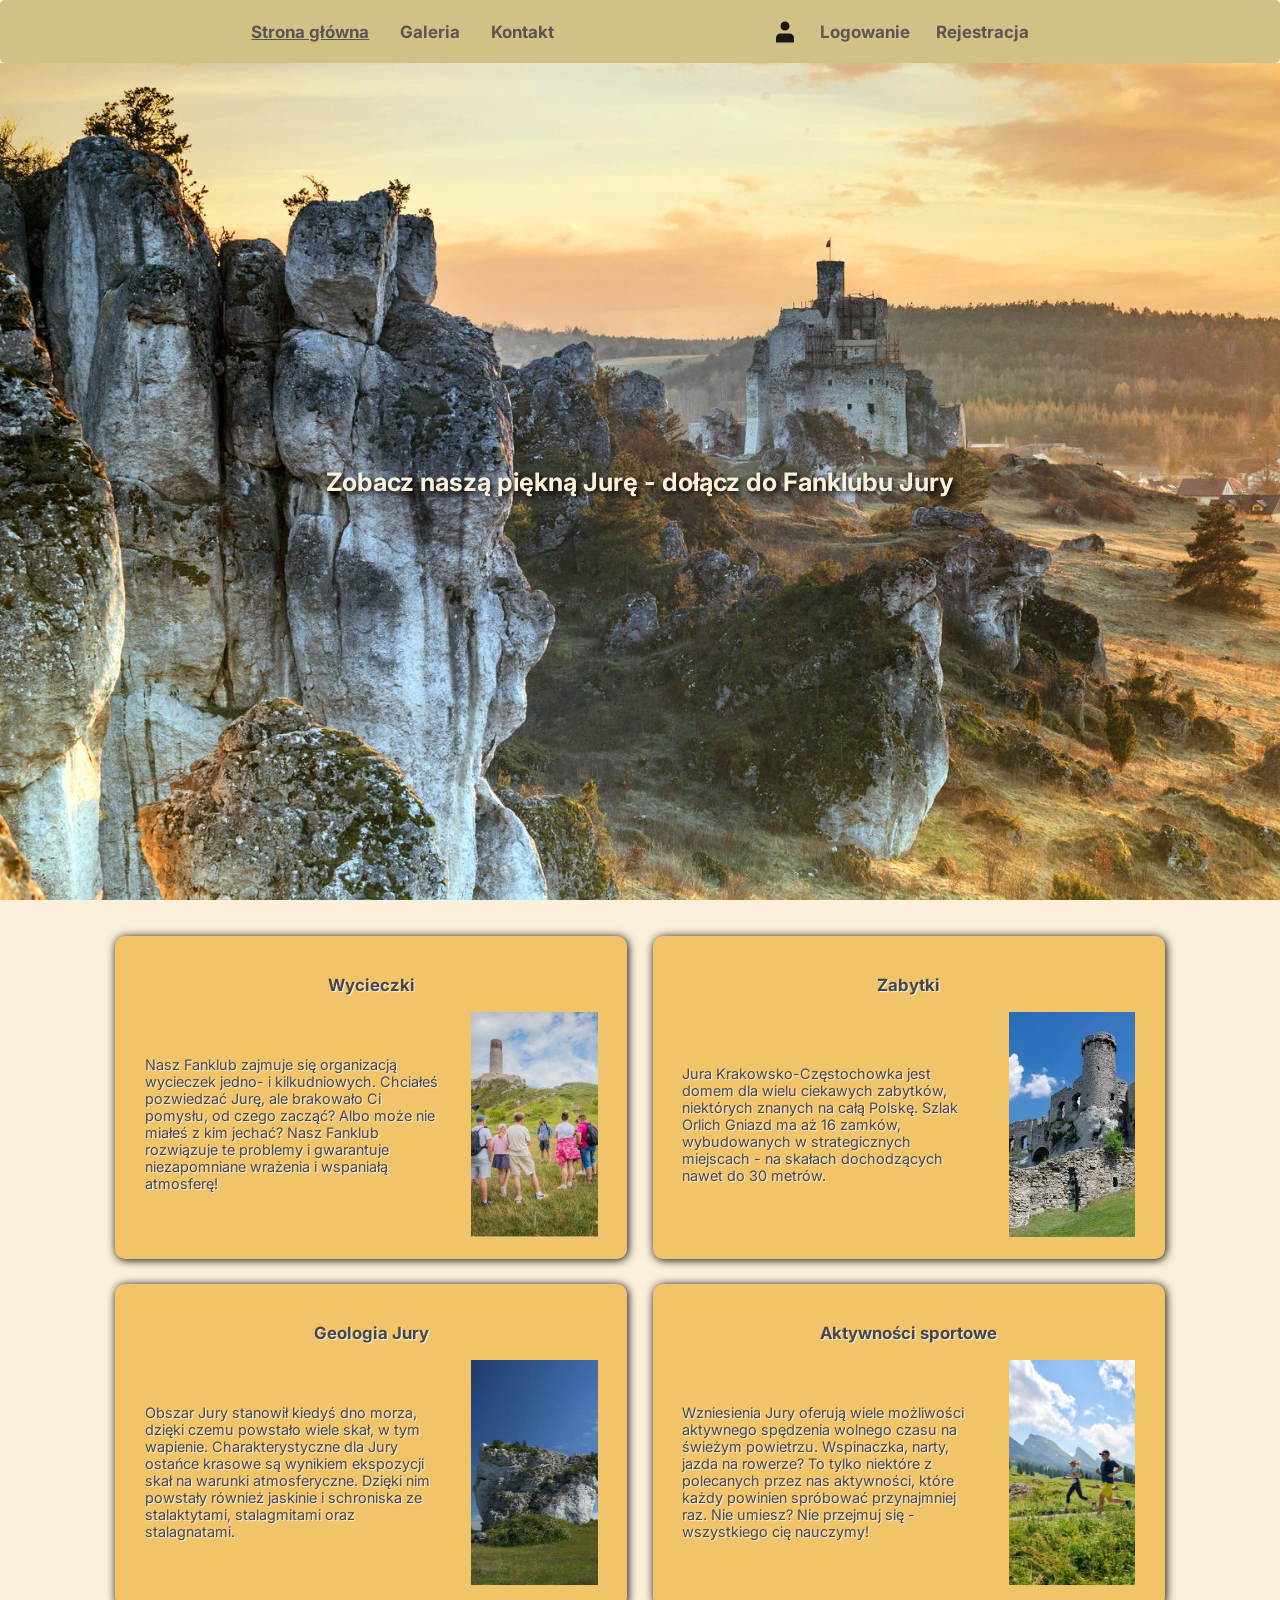
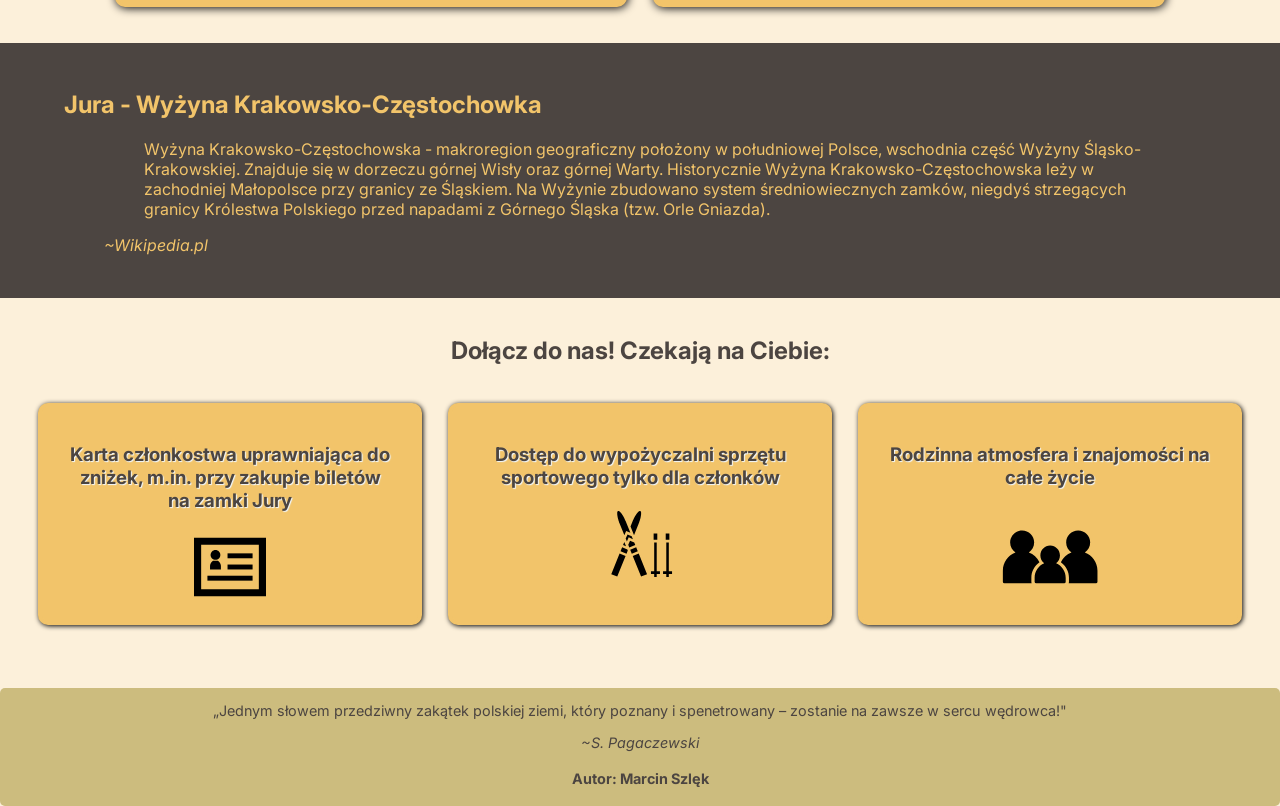
<file: index.html>
<!DOCTYPE HTML>
<html lang="pl">
    <head>
        <meta charset="utf-8">
        <meta name="viewport" content="width=device-width, initial-scale=1.0">
        <title>Fanklub Jury Krakowsko-Częstochowkiej - Strona Główna</title>
        <link rel="stylesheet" href="styles/shared.css">
        <link rel="stylesheet" href="style.css">
        <link rel="icon" type="image/x-icon" href="media/mountain.ico">
        <script type="text/Javascript" src="scripts/shared.js"></script>
        <script type="text/Javascript" src="script.js"></script>
    </head>
    <body>
        <main>
            <header>
                <nav>
                    <a class="current-page">Strona główna</a>
                    <a href="subpages/galeria.html">Galeria</a>
                    <a href="subpages/kontakt.html">Kontakt</a>
                </nav>
                <nav id="login-container">
                    <img src="media/svg/user.svg" alt="Ikona użytkownika">
                </nav> <!--Handled by shared.js-->
            </header>
            <section id="banner">
                <img src="media/Jura.jpg" alt="Baner - Jura Krakowsko-Częstochowska">
                <section id="banner-title">
                    <h1>Zobacz naszą piękną Jurę - dołącz do Fanklubu Jury</h1>
                </section>
            </section>  
        </main>
        <section id="activities-grid">
            <article>
                <h3>Wycieczki</h3>
                <section class='activity-inner'>
                    <p>
                        Nasz Fanklub zajmuje się organizacją wycieczek jedno- i kilkudniowych. Chciałeś pozwiedzać Jurę, ale brakowało Ci pomysłu, od czego zacząć? Albo może nie miałeś z kim jechać? Nasz Fanklub rozwiązuje te problemy i gwarantuje niezapomniane wrażenia i wspaniałą atmosferę!
                    </p>
                    <img src="media/wycieczki.webp" alt="Wycieczki">
                </section>
            </article>
            <article>
                <h3>Zabytki</h3>
                <section class="activity-inner">
                    <p>
                        Jura Krakowsko-Częstochowka jest domem dla wielu ciekawych zabytków, niektórych znanych na całą Polskę. Szlak Orlich Gniazd ma aż 16 zamków, wybudowanych w strategicznych miejscach - na skałach dochodzących nawet do 30 metrów.
                    </p>
                    <img src="media/zamek.jpg" alt="Zamek">
                </section>
            </article>
            <article>
                <h3>Geologia Jury</h3>
                <section class="activity-inner">
                    <p>
                        Obszar Jury stanowił kiedyś dno morza, dzięki czemu powstało wiele skał, w tym wapienie. Charakterystyczne dla Jury ostańce krasowe są wynikiem ekspozycji skał na warunki atmosferyczne. Dzięki nim powstały również jaskinie i schroniska ze stalaktytami, stalagmitami oraz stalagnatami.
                    </p>
                    <img src="media/ostaniec.jpg" alt="Ostaniec krasowy">
                </section>
            </article>
            <article>
                <h3>Aktywności sportowe</h3>
                <section class="activity-inner">
                    <p>
                        Wzniesienia Jury oferują wiele możliwości aktywnego spędzenia wolnego czasu na świeżym powietrzu. Wspinaczka, narty, jazda na rowerze? To tylko niektóre z polecanych przez nas aktywności, które każdy powinien spróbować przynajmniej raz. Nie umiesz? Nie przejmuj się - wszystkiego cię nauczymy! 
                    </p>
                    <img src="media/bieganie.jpg" alt="Aktywność sportowa">
                </section>
            </article>
        </section>
        <section id="jura-definition">
            <dl>
                <dt>
                    <h2>Jura - Wyżyna Krakowsko-Częstochowka</h2>
                </dt>
                <dd>
                    <blockquote>
                        Wyżyna Krakowsko-Częstochowska - makroregion geograficzny położony w południowej Polsce, wschodnia część Wyżyny Śląsko-Krakowskiej. Znajduje się w dorzeczu górnej Wisły oraz górnej Warty. Historycznie Wyżyna Krakowsko-Częstochowska leży w zachodniej Małopolsce przy granicy ze Śląskiem. Na Wyżynie zbudowano system średniowiecznych zamków, niegdyś strzegących granicy Królestwa Polskiego przed napadami z Górnego Śląska (tzw. Orle Gniazda).
                    </blockquote>
                    <cite>~Wikipedia.pl</cite>
                </dd>
            </dl>
        </section>
        <section id="call-to-action">
            <h2>
                Dołącz do nas! Czekają na Ciebie:
            </h2>
            <section id="call-to-action-inner">
                <article>
                    <h3>Karta członkostwa uprawniająca do zniżek, m.in. przy zakupie biletów na zamki Jury</h3>
                    <img src="media/svg/karta.svg" alt="Ikona karty członkostwa">
                </article>
                <article>
                    <h3>Dostęp do wypożyczalni sprzętu sportowego tylko dla członków</h3>
                    <img src="media/svg/narty.svg" alt="Ikona sprzętu sportowego">
                </article>
                <article>
                    <h3>Rodzinna atmosfera i znajomości na całe życie</h3>
                    <img class='bigger' src="media/svg/rodzina.svg" alt="Ikona rodziny">
                </article>
            </section>
        </section>
        <footer>
            <blockquote>„Jednym słowem przedziwny zakątek polskiej ziemi, który poznany i spenetrowany – zostanie na zawsze w sercu wędrowca!"</blockquote>
            <cite>~S. Pagaczewski</cite>
            <h4>Autor: Marcin Szlęk</h4>
        </footer>
    </body>
</html>
</file>
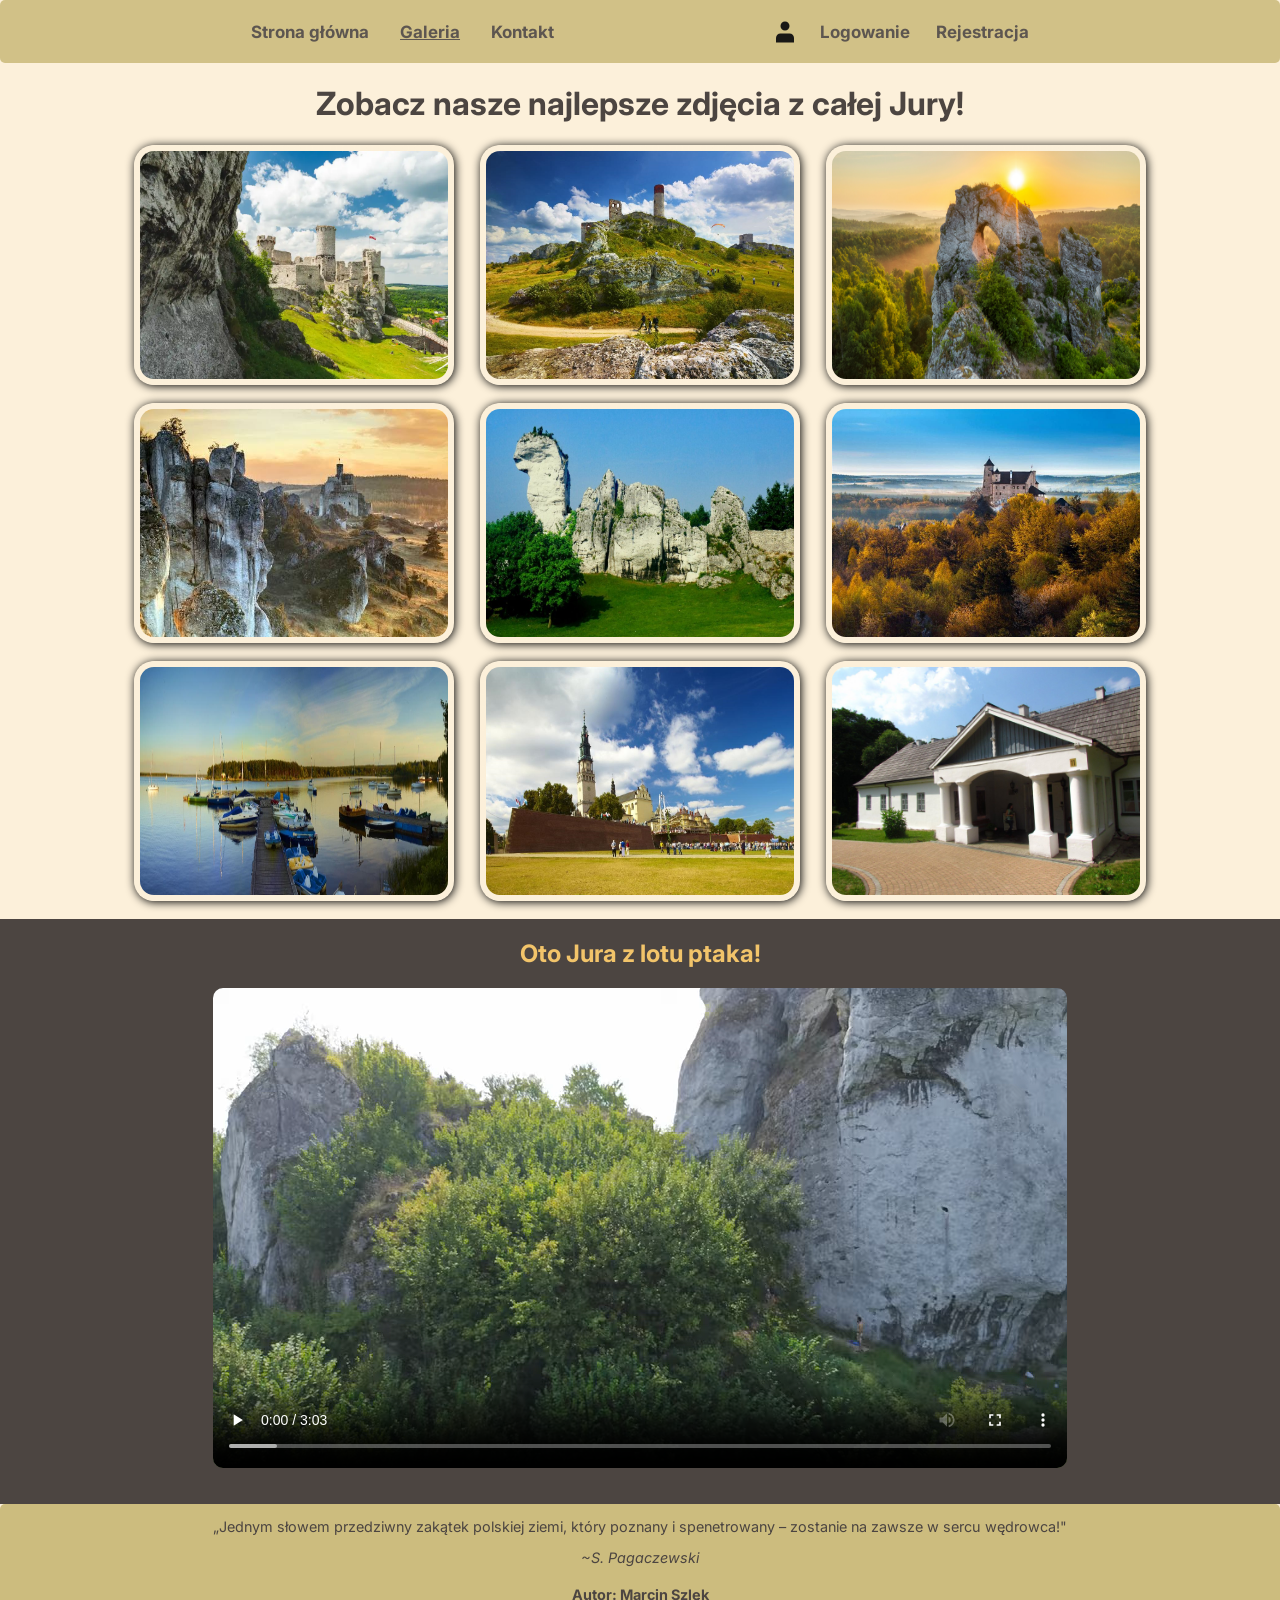
<file: subpages/galeria.html>
<!DOCTYPE HTML>
<html lang="pl">
    <head>
        <meta charset="utf-8">
        <meta name="viewport" content="width=device-width, initial-scale=1.0">
        <title>Fanklub Jury Krakowsko-Częstochowkiej - Galeria</title>
        <link rel="stylesheet" href="../styles/shared.css">
        <link rel="stylesheet" href="../styles/galeria.css">
        <link rel="icon" type="image/x-icon" href="../media/mountain.ico">
        <script type="text/Javascript" src="../scripts/shared.js"></script>
    </head>
    <body>
        <header>
            <nav>
                <a href="../index.html">Strona główna</a>
                <a class="current-page">Galeria</a>
                <a href="kontakt.html">Kontakt</a>
            </nav>
            <nav id="login-container">
                <img src="../media/svg/user.svg" alt="Ikona użytkownika">
            </nav> <!--Handled by shared.js-->
        </header>
        <main>
            <h1>Zobacz nasze najlepsze zdjęcia z całej Jury!</h1>
            <section id="gallery">
                <img src="../media/gallery/1.webp" alt="Zamek Ogrodzieniec">
                <img src="../media/gallery/2.jpg" alt="Zamek Olsztyn">
                <img src="../media/gallery/3.jpeg" alt="Schron okiennik">
                <img src="../media/gallery/4.jpg" alt="Zamek Mirów">
                <img src="../media/gallery/5.jpg" alt="Formacja skalna">
                <img src="../media/gallery/6.jpg" alt="Zamek w Bobolicach">
                <img src="../media/gallery/7.jpg" alt="Zalew Poraj">
                <img src="../media/gallery/8.jpg" alt="Jasna Góra">
                <img src="../media/gallery/9.jpg" alt="Dworek Krasińskich w Złotym Potoku">
            </section>
        </main>
        <section id="video-container">
            <h2>Oto Jura z lotu ptaka!</h2>
            <video src="../media/videos/Jura_Lot_Ptaka.mkv" controls></video>
        </section>
        <footer>
            <blockquote>„Jednym słowem przedziwny zakątek polskiej ziemi, który poznany i spenetrowany – zostanie na zawsze w sercu wędrowca!"</blockquote>
            <cite>~S. Pagaczewski</cite>
            <h4>Autor: Marcin Szlęk</h4>
        </footer>
    </body>
</html>
</file>
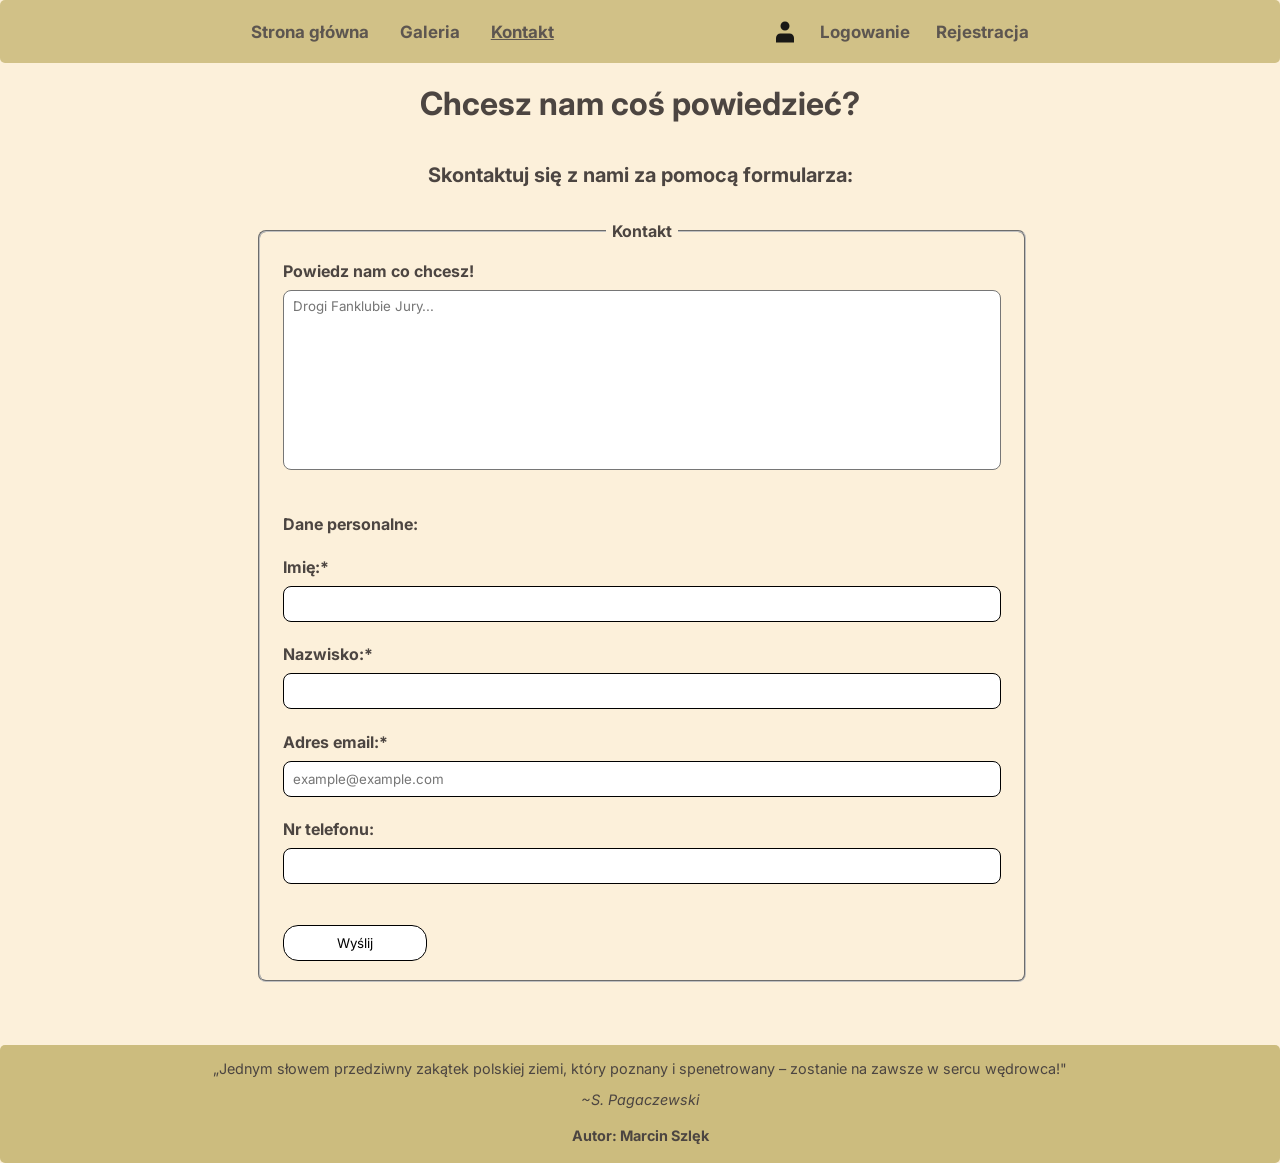
<file: subpages/kontakt.html>
<!DOCTYPE HTML>
<html lang="pl">
    <head>
        <meta charset="utf-8">
        <meta name="viewport" content="width=device-width, initial-scale=1.0">
        <title>Fanklub Jury Krakowsko-Częstochowkiej - Kontakt</title>
        <link rel="stylesheet" href="../styles/shared.css">
        <link rel="stylesheet" href="../styles/form.css">
        <link rel="icon" type="image/x-icon" href="../media/mountain.ico">
        <script type="text/Javascript" src="../scripts/shared.js"></script>
        <script type="text/Javascript" src="../scripts/contact.js"></script>
    </head>
    <body>
        <header>
            <nav>
                <a href="../index.html">Strona główna</a>
                <a href="galeria.html">Galeria</a>
                <a class="current-page">Kontakt</a>
            </nav>
            <nav id="login-container">
                <img src="../media/svg/user.svg" alt="Ikona użytkownika">
            </nav> <!--Handled by shared.js-->
        </header>
        <main>
            <h1>Chcesz nam coś powiedzieć?</h1>
            <h2>Skontaktuj się z nami za pomocą formularza:</h2>
            <form>
                <fieldset>
                    <legend>Kontakt</legend>
                    <section>
                        <label for="message-area">Powiedz nam co chcesz!</label>
                        <textarea id="message-area" required minlength="5" maxlength="999" placeholder="Drogi Fanklubie Jury..."></textarea>
                    </section>
                    <h4>Dane personalne:</h4>
                    <section>
                        <label for="name">Imię:*</label>
                        <input type="text" id="name" required minlength="2" maxlength="100">
                    </section>
                    <section>
                        <label for="surname">Nazwisko:*</label>
                        <input type="text" id="surname" required minlength="3" maxlength="100">
                    </section>
                    <section>
                        <label for="email">Adres email:*</label>
                        <input type="email" id="email" required maxlength="254" placeholder="example@example.com">
                    </section>
                    <section>
                        <label for="phone">Nr telefonu:</label>
                        <input type="tel" id="phone" pattern="^[+]?[0-9\s\-]{7,15}$">
                    </section>
                    <section>
                        <span class="submit-message"></span>
                        <input type="submit" id="submit" value="Wyślij">
                    </section>
                </fieldset>
            </form>
        </main>
        <footer>
            <blockquote>„Jednym słowem przedziwny zakątek polskiej ziemi, który poznany i spenetrowany – zostanie na zawsze w sercu wędrowca!"</blockquote>
            <cite>~S. Pagaczewski</cite>
            <h4>Autor: Marcin Szlęk</h4>
        </footer>
    </body>
</html>
</file>
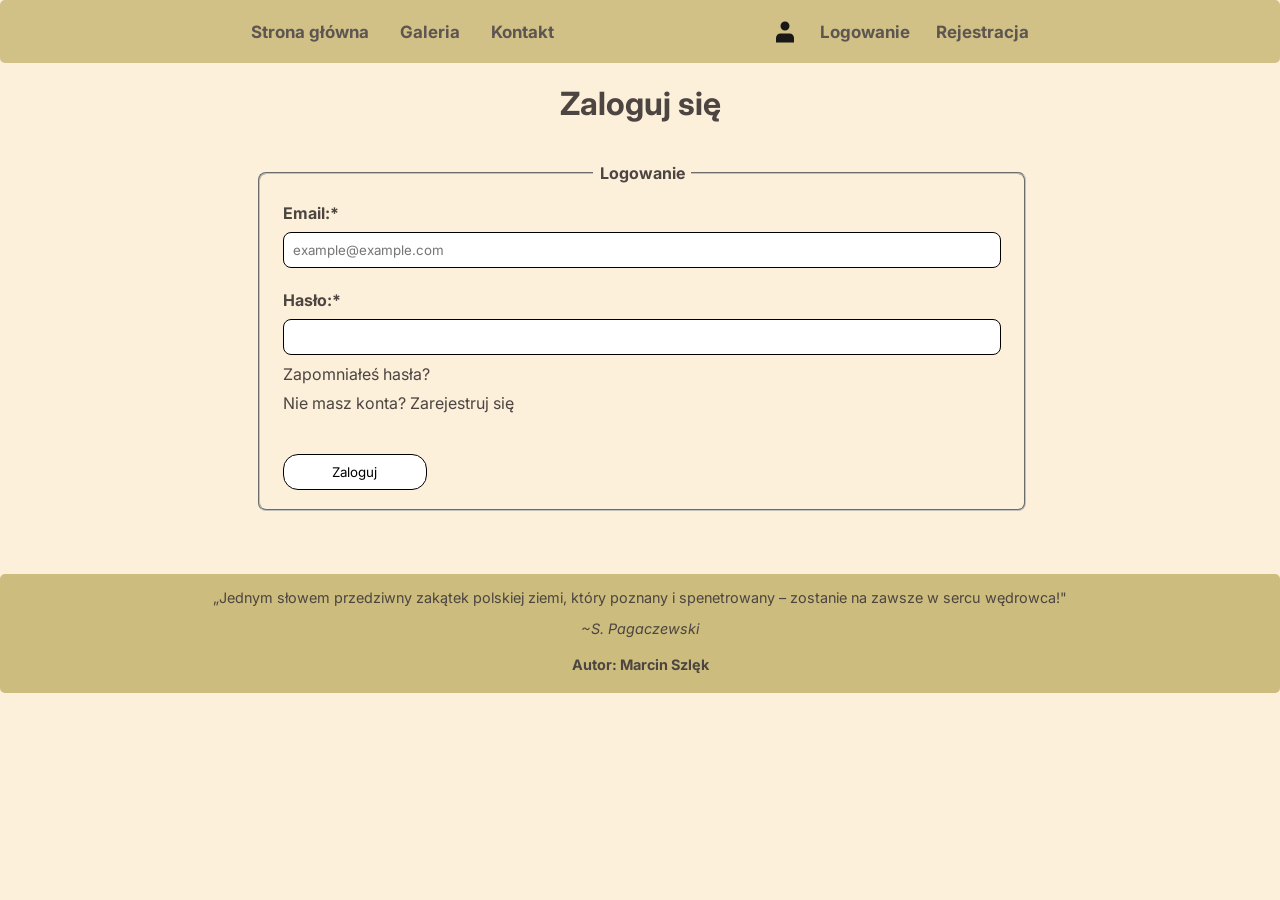
<file: subpages/logowanie.html>
<!DOCTYPE HTML>
<html lang="pl">
    <head>
        <meta charset="utf-8">
        <meta name="viewport" content="width=device-width, initial-scale=1.0">
        <title>Fanklub Jury Krakowsko-Częstochowkiej - Logowanie</title>
        <link rel="stylesheet" href="../styles/shared.css">
        <link rel="stylesheet" href="../styles/form.css">
        <link rel="icon" type="image/x-icon" href="../media/mountain.ico">
        <script type="text/Javascript" src="../scripts/shared.js"></script>
        <script type="text/Javascript" src="../scripts/login.js"></script>
    </head>
    <body>
        <header>
            <nav>
                <a href="../index.html">Strona główna</a>
                <a href="galeria.html">Galeria</a>
                <a href="kontakt.html">Kontakt</a>
            </nav>
            <nav id="login-container">
                <img src="../media/svg/user.svg" alt="Ikona użytkownika">
            </nav> <!--Handled by shared.js-->
        </header>
        <main>
            <h1>Zaloguj się</h1>
            <form>
                <fieldset>
                    <legend>Logowanie</legend>
                    <section>
                        <label for="email">Email:*</label>
                        <input type="email" id="email" required maxlength="254" placeholder="example@example.com">
                    </section>
                    <section>
                        <label for="password">Hasło:*</label>
                        <input type="password" id="password" pattern="(?=.*[A-Z])(?=.*[a-z])(?=.*[0-9])(?=.*[#?!@$%^&*\-]).*" required>
                        <a>Zapomniałeś hasła?</a>
                        <a href="rejestracja.html">Nie masz konta? Zarejestruj się</a>
                    </section>
                    <section>
                        <span class="submit-message"></span>
                        <input type="submit" id="submit" value="Zaloguj">
                    </section>
                </fieldset>
            </form>
        </main>
        <footer>
            <blockquote>„Jednym słowem przedziwny zakątek polskiej ziemi, który poznany i spenetrowany – zostanie na zawsze w sercu wędrowca!"</blockquote>
            <cite>~S. Pagaczewski</cite>
            <h4>Autor: Marcin Szlęk</h4>
        </footer>
    </body>
</html>
</file>
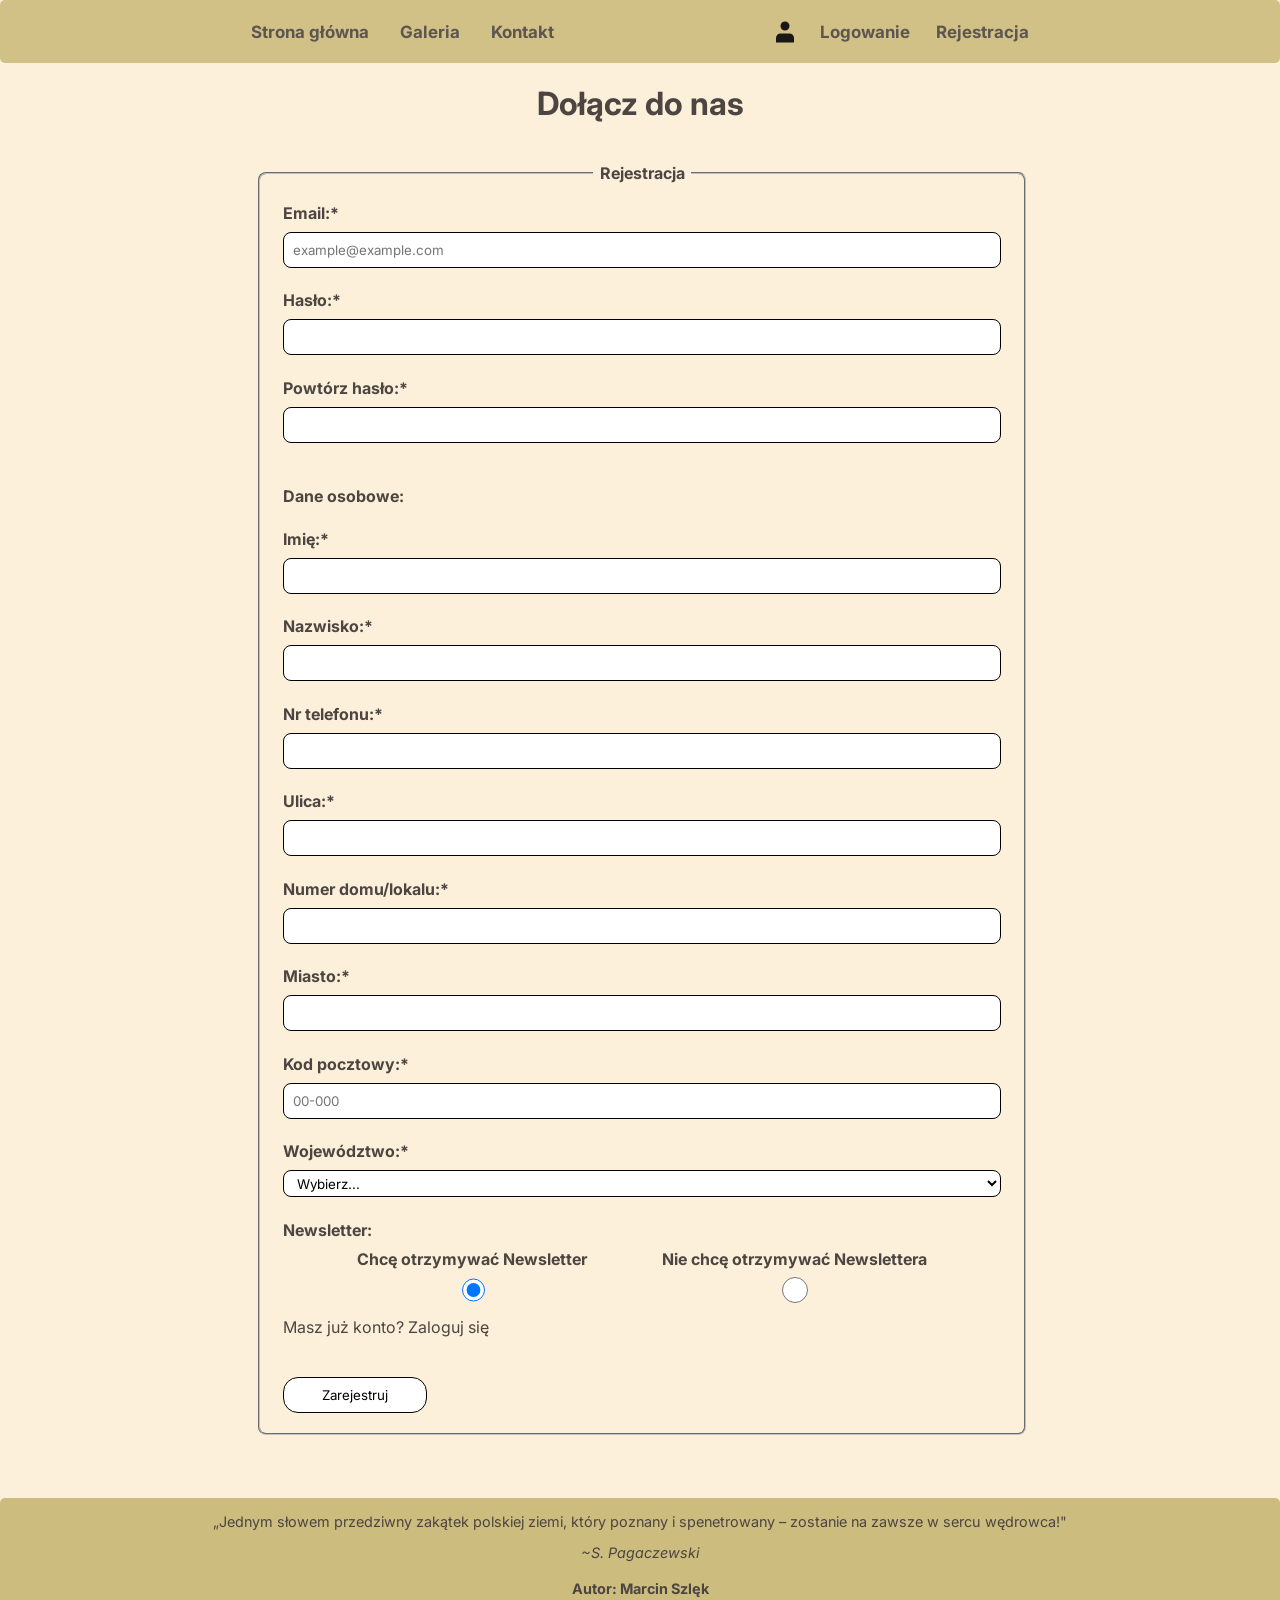
<file: subpages/rejestracja.html>
<!DOCTYPE HTML>
<html lang="pl">
    <head>
        <meta charset="utf-8">
        <meta name="viewport" content="width=device-width, initial-scale=1.0">
        <title>Fanklub Jury Krakowsko-Częstochowkiej - Rejestracja</title>
        <link rel="stylesheet" href="../styles/shared.css">
        <link rel="stylesheet" href="../styles/form.css">
        <link rel="icon" type="image/x-icon" href="../media/mountain.ico">
        <script type="text/Javascript" src="../scripts/shared.js"></script>
        <script type="text/Javascript" src="../scripts/register.js"></script>
    </head>
    <body>
        <header>
            <nav>
                <a href="../index.html">Strona główna</a>
                <a href="galeria.html">Galeria</a>
                <a href="kontakt.html">Kontakt</a>
            </nav>
            <nav id="login-container">
                <img src="../media/svg/user.svg" alt="Ikona użytkownika">
            </nav> <!--Handled by shared.js-->
        </header>
        <main>
            <h1>Dołącz do nas</h1>
            <form>
                <fieldset>
                    <legend>Rejestracja</legend>
                    <section>
                        <label for="email">Email:*</label>
                        <input type="email" id="email" required maxlength="254" placeholder="example@example.com">
                    </section>
                    <section>
                        <label for="password">Hasło:*</label>
                        <input type="password" id="password" pattern="(?=.*[A-Z])(?=.*[a-z])(?=.*[0-9])(?=.*[#?!@$%^&*\-]).*" required>
                    </section>
                    <section>
                        <label for="password2">Powtórz hasło:*</label>
                        <input type="password" id="password2" minlength="8" required>
                    </section>
                    <h4>Dane osobowe:</h4>
                    <section>
                        <label for="name">Imię:*</label>
                        <input type="text" id="name" required minlength="2" maxlength="100">
                    </section>
                    <section>
                        <label for="surname">Nazwisko:*</label>
                        <input type="text" id="surname" required minlength="3" maxlength="100">
                    </section>
                    <section>
                        <label for="phone">Nr telefonu:*</label>
                        <input type="tel" id="phone" pattern="^[+]?[0-9\s\-]{7,15}$">
                    </section>
                    <section>
                        <label for="street">Ulica:*</label>
                        <input type="text" id="street" required minlength="2" maxlength="150">
                    </section>
                    <section>
                        <label for="house-number">Numer domu/lokalu:*</label>
                        <input type="text" id="house-number" required minlength="1" maxlength="10">
                    </section>
                    <section>
                        <label for="city">Miasto:*</label>
                        <input type="text" id="city" required minlength="2" maxlength="150">
                    </section>
                    <section>
                        <label for="postal">Kod pocztowy:*</label>
                        <input type="text" id="postal" required pattern="[0-9]{2}-[0-9]{3}" placeholder="00-000">
                    </section>
                    <section>
                        <label for="voivodeship">Województwo:*</label>
                        <select id="voivodeship" required>
                            <option value="" disabled selected hidden>Wybierz...</option>
                            <option value='dolnośląskie'>Dolnośląskie</option>
                            <option value='kujawsko-pomorskie'>Kujawsko-pomorskie</option>
                            <option value='lubelskie'>Lubelskie</option>
                            <option value='lubuskie'>Lubuskie</option>
                            <option value='łódzkie'>Łódzkie</option>
                            <option value='małopolskie'>Małopolskie</option>
                            <option value='mazowieckie'>Mazowieckie</option>
                            <option value='opolskie'>Opolskie</option>
                            <option value='podkarpackie'>Podkarpackie</option>
                            <option value='podlaskie'>Podlaskie</option>
                            <option value='pomorskie'>Pomorskie</option>
                            <option value='śląskie'>Śląskie</option>
                            <option value='świętokrzyskie'>Świętokrzyskie</option>
                            <option value='warmińsko-mazurskie'>Warmińsko-mazurskie</option>
                            <option value='wielkopolskie'>Wielkopolskie</option>
                            <option value='zachodniopomorskie'>Zachodniopomorskie</option>
                        </select>
                    </section>
                    <section>
                        <label for="newsletter">Newsletter:</label>
                        <section id="newsletter">
                            <section>
                                <label for="newletter1">Chcę otrzymywać Newsletter</label>
                                <input type="radio" name="newsletter" id="newsletter1" checked>
                            </section>
                            <section>
                                <label for="newletter2">Nie chcę otrzymywać Newslettera</label>
                                <input type="radio" name="newsletter" id="newsletter2">
                            </section>
                        </section>
                        <a href="logowanie.html">Masz już konto? Zaloguj się</a>
                    </section>
                    <section>
                        <span class="submit-message"></span>
                        <input type="submit" id="submit" value="Zarejestruj">
                    </section>
                </fieldset>
            </form>
        </main>
        <footer>
            <blockquote>„Jednym słowem przedziwny zakątek polskiej ziemi, który poznany i spenetrowany – zostanie na zawsze w sercu wędrowca!"</blockquote>
            <cite>~S. Pagaczewski</cite>
            <h4>Autor: Marcin Szlęk</h4>
        </footer>
    </body>
</html>
</file>
<file: styles/shared.css>
@import url('https://fonts.googleapis.com/css2?family=Inter:ital,opsz,wght@0,14..32,100..900;1,14..32,100..900&display=swap');

:root{
    --primary-color: #FCF0DA;
    --secondary-color: #ccbc7e;
    --secondary-color-darker: #b9ad7c;
    --tertiary-color: #F2C46A;
    --text-color: #4C4541;
    --error-message: #ffdedd;
}

*{
    font-family: "Inter", Verdana, sans-serif;
    box-sizing: border-box;
}

body{
    margin: 0;
    min-height: 100vh;
    background-color: var(--primary-color);
    display: flex;
    align-items: center;
    flex-direction: column;
    gap: 2vh;
    color: var(--text-color);
}

a{
    text-decoration: none;
}

a:visited{
    color: var(--text-color);
}

a:link{
    color: inherit;
}

header{
    display: flex;
    justify-content: space-evenly;
    align-items: center;
    padding: 2.5vh 2.5vw 2.5vh 2.5vw; 
    border-radius: 5px;
    background-color: var(--secondary-color);
    width: 100%;
    height: 7vh;
    position: fixed;
    z-index: 1;
    opacity: 90%;
    font-weight: bold;
    font-size: clamp(0.55rem, 0.5rem + 0.7vw, 1.25rem);
    user-select: none;
}

nav{
    display: flex;
    align-items: center;
    gap: 2vw;
}

nav a{
    max-width: 100%;
    white-space: nowrap;
    padding: 1vh 0.2vw 1vh 0.2vw;
}

nav a:hover{
    background-color: var(--secondary-color-darker);
    border-radius: 10px;
    transition-duration: 0.3s;
}

.current-page{
    text-decoration: underline;
}

.pointer{
    cursor: pointer;
}

#login-container{
    max-width: 100%;
    display: flex;
    align-items: center;
    justify-content: center;
    gap: 1.6vw;
}

#login-container > img{
    max-width: 1.5rem;
}

footer{
    background-color: var(--secondary-color);
    width: 100vw;
    display: flex;
    flex-direction: column;
    justify-content: center;
    align-items: center;
    font-size: clamp(0.6rem, 0.5rem + 0.5vw, 1.25rem);
    margin-top: 5vh;
    border-radius: 5px;
}

fieldset{
    width: 100%;
    display: flex;
    flex-direction: column;
    align-items: flex-start;
    padding: 2.2vh 1.8vw 2.2vh 1.8vw;
    gap: 2.5vh;
    border-radius: 8px;
}

fieldset > section{
    width: 100%;
    display: flex;
    flex-direction: column;
    align-items: flex-start;
    gap: 1vh;
}

fieldset textarea{
    resize: none;
    width: 100%;
    height: 20vh;
    border-radius: 8px;
    padding: 0.7vh 0.7vw 0.7vh 0.7vw;
}

fieldset input, fieldset select{
    width: 100%;
    height: 3vh;
    border-radius: 8px;
    border: 1px solid;
    padding: 0vh 0.7vw 0vh 0.7vw;
    background-color: white;
}

.invalid{
    background-color: var(--error-message);
}

@media (min-width: 768px) {
    fieldset input{
        height: 4vh;
    }
}

label{
    font-weight: bold;
}

legend{
    padding: 0vh 0.5vw 0vh 0.5vw;
    font-weight: bold;
}

#submit{
    width: 30%;
    background-color: white;
    border-radius: 15px;
}

@media (min-width: 768px) {
    #submit{
        width: 20%;
    }
 
}

@media (width>=1350px){
    #submit{
        width: 12%;
    }
}

.submit-message{
    margin-bottom: 1vh;
}

#newsletter{
    display: flex;
    justify-content: center;
    width: 100%;
}

#newsletter1, #newsletter2{
    width: 10%; 
}
</file>
<file: style.css>
main{
    width: auto;
    height: 100vh;
    display: flex;
    flex-direction: column;
    align-items: center;
}

#banner{
    display: flex;
    justify-content: center;
    flex: 1;
    width: 100vw;
    min-height: 0;
    position: relative;
    margin-top: 7vh;
}

#banner > img{
    width: 100vw;
    height: auto;
    object-fit: cover;
}

#banner-title{
    position: absolute;
    left: 50%;
    top: 50%;
    transform: translate(-50%,-50%);
    white-space: nowrap;
    color: var(--primary-color);
    text-shadow: 2px 2px 5px black;
    font-size: clamp(0.3rem, 1.7vw, 1.8em);
    user-select: none;
}

#activities-grid{
    width: 100vw;
    padding: 2vh 2vw 2vh 2vw; 
    display: grid;
    grid-template-columns: auto;
    row-gap: 2vw;
    justify-content: center;
    align-items: center;
}

#activities-grid > article{
    width: 75vw;
    background-color: var(--tertiary-color);
    display: flex;
    align-items: center;
    flex-direction: column;
    padding: 2vh 2vw 2vh 2vw; 
    font-size: 0.8em;
    border: 4px solid var(--tertiary-color);
    border-radius: 10px;
    box-shadow: 1px 1px 10px black;
    text-shadow: 1px 1px 1px aliceblue;
}

#activities-grid article:hover, #call-to-action-inner article:hover{
    border-color:aliceblue;
    transform: scale(105%, 105%);
    transition-duration: 0.3s,0.4s;
    transition-property: border-color, transform;
}

@media (min-width: 768px) {
    #activities-grid {
        grid-template-columns: repeat(2, auto);
        column-gap: 2vw;
    }
  
    #activities-grid > article{
        width: 40vw;
        font-size: 0.9em;
    }
}

@media(min-width: 1350px){
    #activities-grid {
        grid-template-columns: repeat(2, auto);
        column-gap: 2vw;
    }
  
    #activities-grid > article{
        width: 40vw;
        font-size: 1.1em;
    }
}

.activity-inner{
    display: flex;
    justify-content: center;
    align-items: center;
    width: 100%;
    gap: 2vw;
}

.activity-inner > img{
    max-width: 35vw;
    max-height: 35vh;
    height: auto;
    aspect-ratio: 9/16;
    object-fit: cover;
    user-select: none;
}

@media (min-width: 768px) {
    .activity-inner > img{
        max-width: 20vw;
        max-height: 20vh;
        height: auto;
    }
}

@media (min-width: 1100px){
    .activity-inner > img{
        max-width: 30vw;
        max-height: 25vh;
        height: auto;
    }
}

#jura-definition{
    background-color: var(--text-color);
    color: var(--tertiary-color);
    width: 100vw;    padding: 3vh 5vw 3vh 5vw;
}

#call-to-action{
    width: 100vw;
    display: flex;
    flex-direction: column;
    align-items: center;
    gap: 2vh;
}

#call-to-action-inner{
    display: flex;
    justify-content: center;
    align-items: center;
    flex-wrap: wrap;
    gap: 2vw;
}

#call-to-action-inner > article{
    background-color: var(--tertiary-color);
    padding: 2vh 2vw 2vh 2vw; 
    width: 70vw;
    display: flex;
    flex-direction: column;
    align-items: center;
    text-align: center;
    border: 4px solid var(--tertiary-color);
    border-radius: 10px;
    text-shadow: 1px 1px 1px aliceblue;
    box-shadow: 1px 1px 5px black;
}

@media (min-width: 768px) {
    #call-to-action-inner > article{
        width: 30vw;
    }
}

#call-to-action-inner img{
    max-width: 6vw;
    max-height: 8vh;
    user-select: none;
}

.bigger{
    transform: scale(1.8,1.8) translate(0,20%);
}
</file>
<file: styles/galeria.css>
body{
    gap: 0px;
}
main{
    width: 100%;
    text-align: center;
    margin-top: 7vh;
    display: flex;
    flex-direction: column;
    align-items: center;
    padding-bottom: 2vh;
}

#gallery{
    width: 80%;
    display: flex;
    justify-content: center;
    flex-wrap: wrap; 
    row-gap: 2vh;
    column-gap: 2vw;
}

#gallery > img{
    max-width: 75vw;
    height: auto;
    aspect-ratio: 4/3;
    border: 6px dotted var(--primary-color);
    border-radius: 20px;
    box-shadow: 1px 1px 10px black;
}

@media (min-width: 768px) {
    #gallery > img{
        max-width: 25vw;
    }
}

#gallery > img:hover{
    border-color: var(--tertiary-color);
    padding: 0.1vh 0.1vw 0.1vh 0.1vw;
    transform: scale(105%, 105%);
    transition-duration: 1s,0.3s;
    transition-property: border-color, transform;
}

#video-container{
    background-color: var(--text-color);
    color: var(--tertiary-color);
    width: 100%;
    display: flex;
    flex-direction: column;
    align-items: center;
    padding-bottom: 4vh;
}

#video-container > video{
    max-width: 80vw;
    border-radius: 10px;
}

footer{
    margin-top: 0;
}
</file>
<file: styles/form.css>
main{
    width: 100%;
    display: flex;
    flex-direction: column;
    align-items: center;
    gap: 2vh;
    margin-top: 7vh;
    text-align: center;
} 

main > h2{
    font-size: clamp(1rem, 0.9rem + 0.5vw, 1.25rem);
    margin-top: 0px;
}

form{
    width: 80%;
}

@media (min-width: 768px) {
    form{
        width: 60%;
    }
}

form h4{
    margin-bottom: 0px;
}

.submit-message{
    font-weight: bold;
}

#newsletter{
    display: flex;
    justify-content: space-evenly;
    align-items: center;
}

#newsletter > section{
    display: flex;
    flex-direction: column;
    align-items: center;
}
</file>
